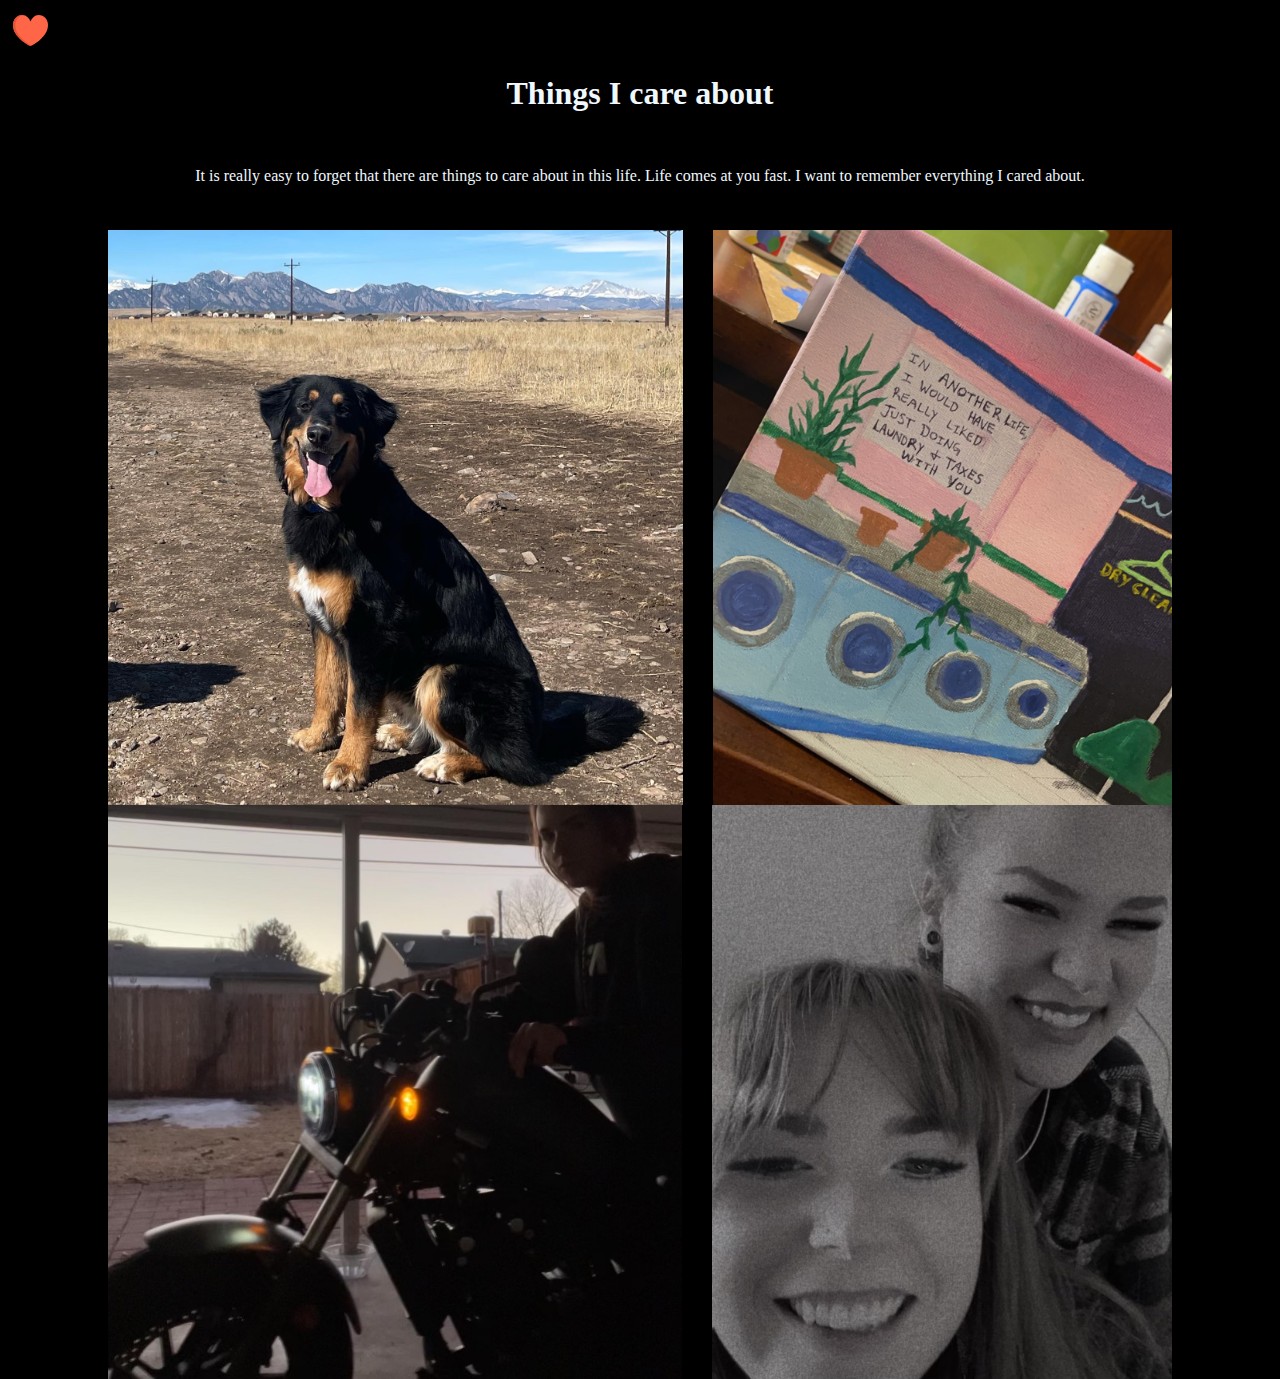
<file: index.html>
<html>
    <head>
        <link rel="stylesheet" href="main.css">
    </head>
    <header>
        <a href="index.html"><img class="menu" src="heart.svg" alt="logo"></a>
         <!-- <nav>
             <ul class="nav_links">
                 <li><a href="hazel.html">My dog: Hazel</a></li>
                 <li><a href="art.html">Art</a></li>
                 <li><a href="aboutme.html">About Me</a></li>
             </ul>
         </nav> -->
     </header>
    <body style="background-color: black;">
        <h1 class="text">Things I care about</h1>
        <br>
        <p class="text">It is really easy to forget that there are things to care about in this life. Life comes at you fast. I want to remember everything I cared about.
        </p>
            <div class="container">
                <a href="hazel.html">
                    <img src="hazel.jpg" alt="Dog" class="imgMain">
                </a>
                <a href="art.html">
                    <img src="painting.jpg" alt="Dog" class="imgMain">
                </a>
                <a href="motorcycle.html">
                    <img src="motorcycle.jpg" alt="Dog" class="imgMain">
                </a>
                <a href="friendship.html">
                    <img src="jonnah.jpg" alt="Dog" class="imgMain">
                </a>
            </div>
    </body>
</html>
</file>
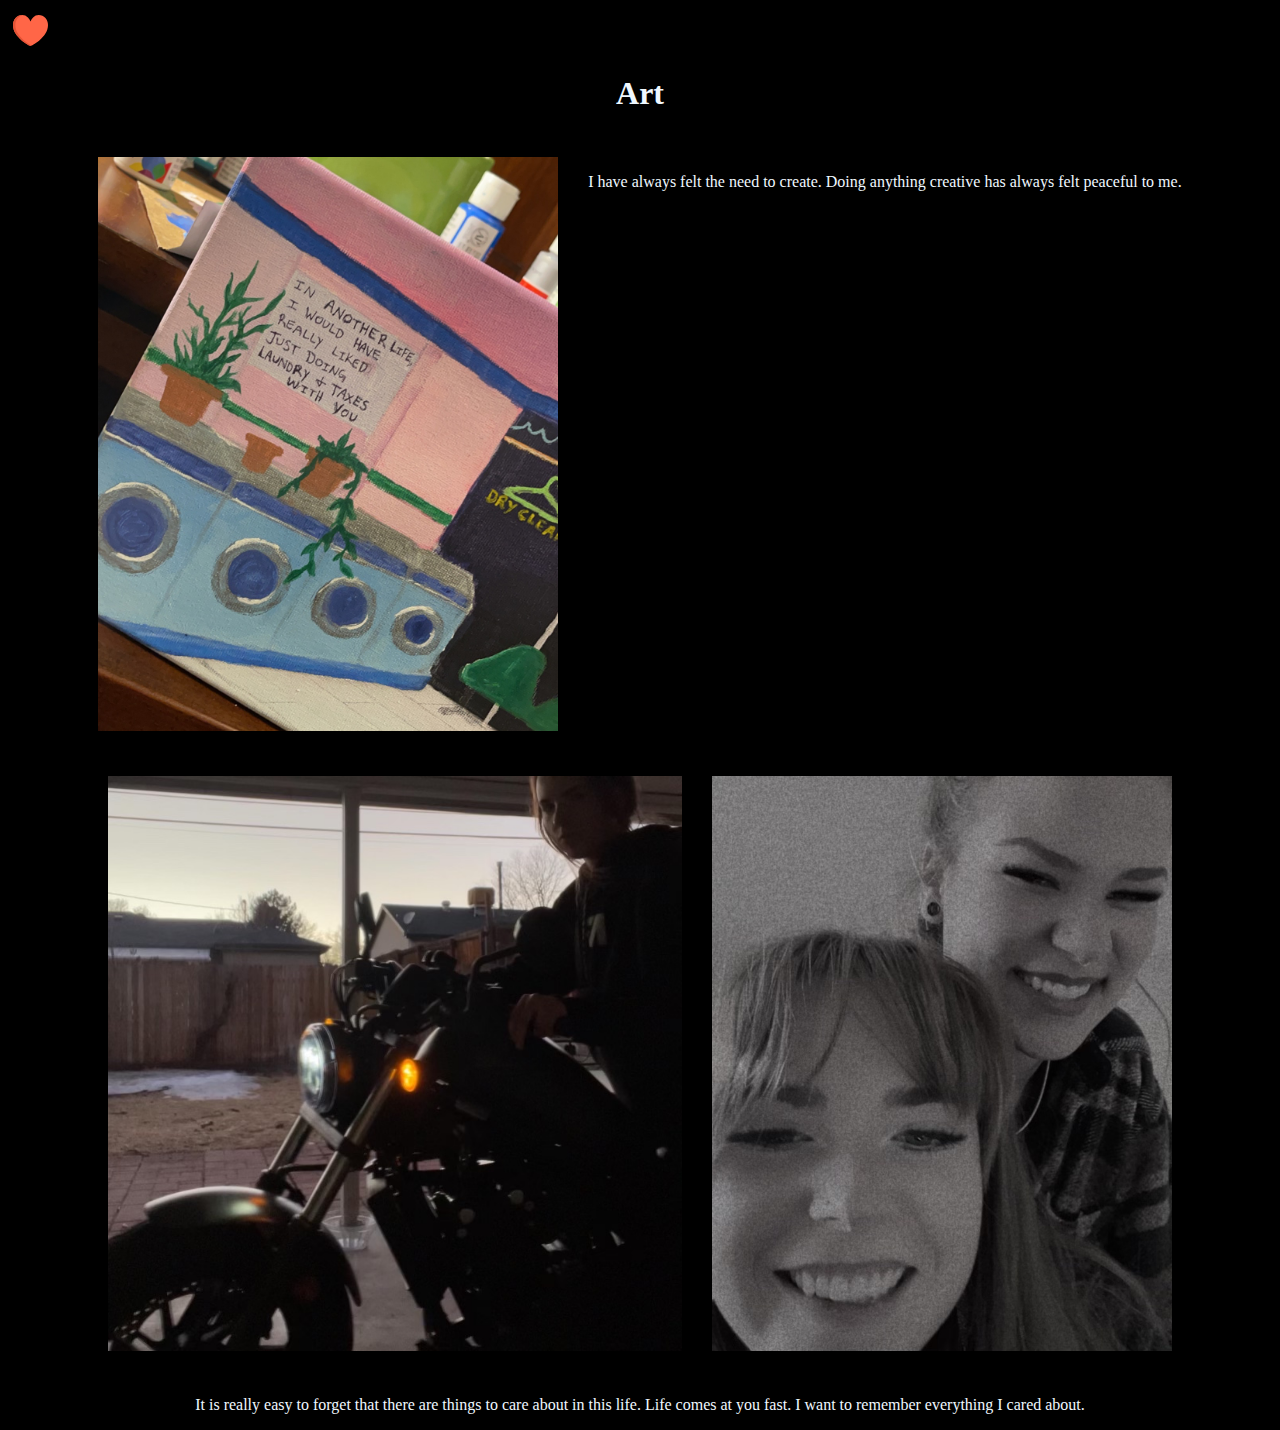
<file: art.html>
<html>
    <head>
        <link rel="stylesheet" href="main.css">
    </head>
    <header>
        <a href="index.html"><img class="menu" src="heart.svg" alt="logo"></a>
         <!-- <nav>
             <ul class="nav_links">
                 <li><a href="hazel.html">My dog: Hazel</a></li>
                 <li><a href="art.html">Art</a></li>
                 <li><a href="aboutme.html">About Me</a></li>
             </ul>
         </nav> -->
     </header>
    <body style="background-color: black;">
        <h1 class="text">Art</h1>
            <div class="container">
                <a href="art.html">
                    <img src="painting.jpg" alt="Painting" class="imgMain">
                </a>
                <p class="text">I have always felt the need to create. Doing anything creative has always felt peaceful to me.</p>
            </div>
            <div class="container">
                <img src="motorcycle.jpg" alt="Dog" class="imgMain">
                <img src="jonnah.jpg" alt="Dog" class="imgMain">
            </div>
            <p class="text">It is really easy to forget that there are things to care about in this life. Life comes at you fast. I want to remember everything I cared about.
            </p>
    </body>
</html>
</file>
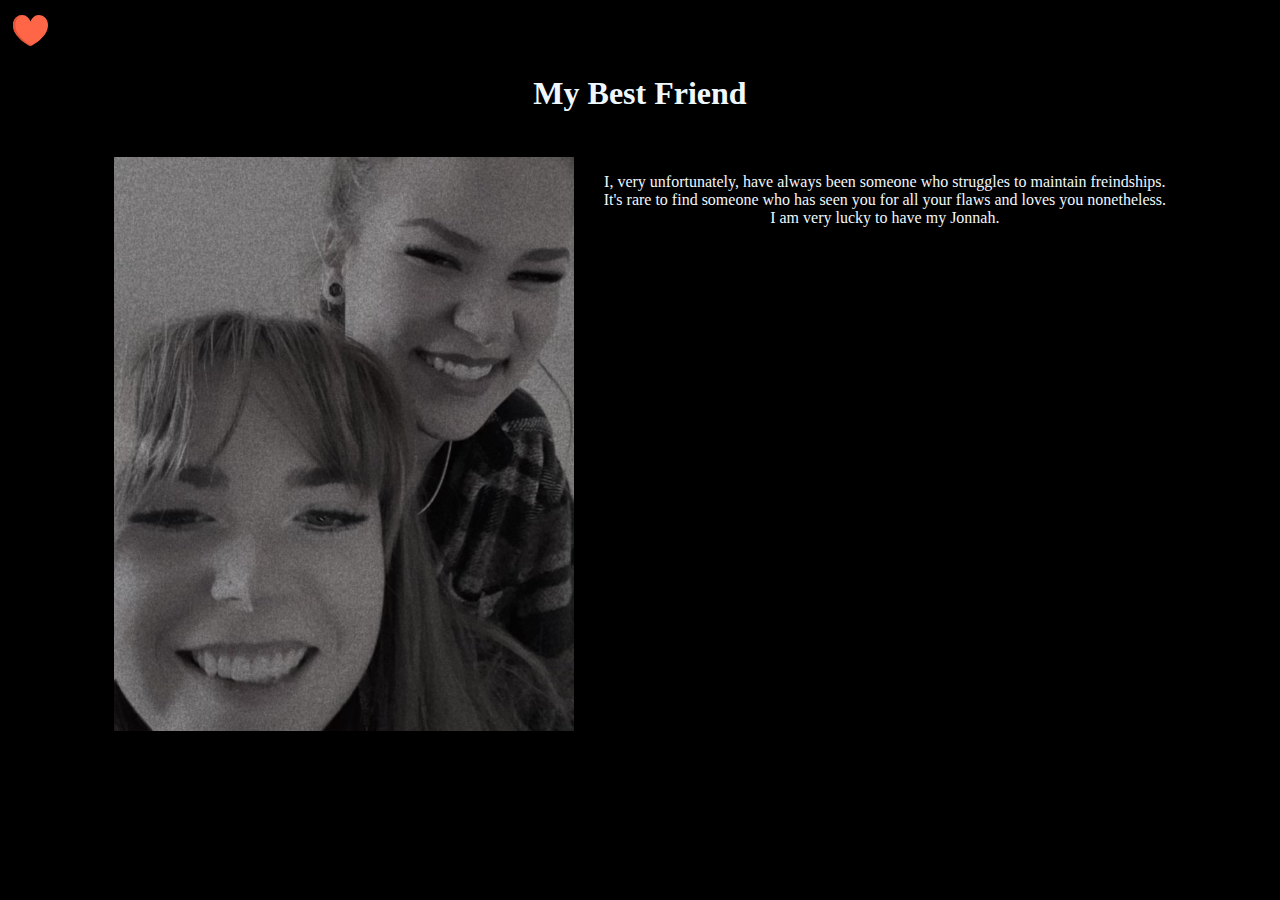
<file: friendship.html>
<html>
    <head>
        <link rel="stylesheet" href="main.css">
    </head>
    <header>
        <a href="index.html"><img class="menu" src="heart.svg" alt="logo"></a>
         <!-- <nav>
             <ul class="nav_links">
                 <li><a href="hazel.html">My dog: Hazel</a></li>
                 <li><a href="art.html">Art</a></li>
                 <li><a href="aboutme.html">About Me</a></li>
             </ul>
         </nav> -->
     </header>
    <body style="background-color: black;">
        <h1 class="text">My Best Friend</h1>
            <div class="container">
                <a href="art.html">
                    <img src="jonnah.jpg" alt="Jonnah" class="imgMain">
                </a>
                <p class="text">I, very unfortunately, have always been someone who struggles to maintain freindships.
                    <br>
                    It's rare to find someone who has seen you for all your flaws and loves you nonetheless.
                    <br>
                    I am very lucky to have my Jonnah.
                </p>
            </div>
    </body>
</html>
</file>
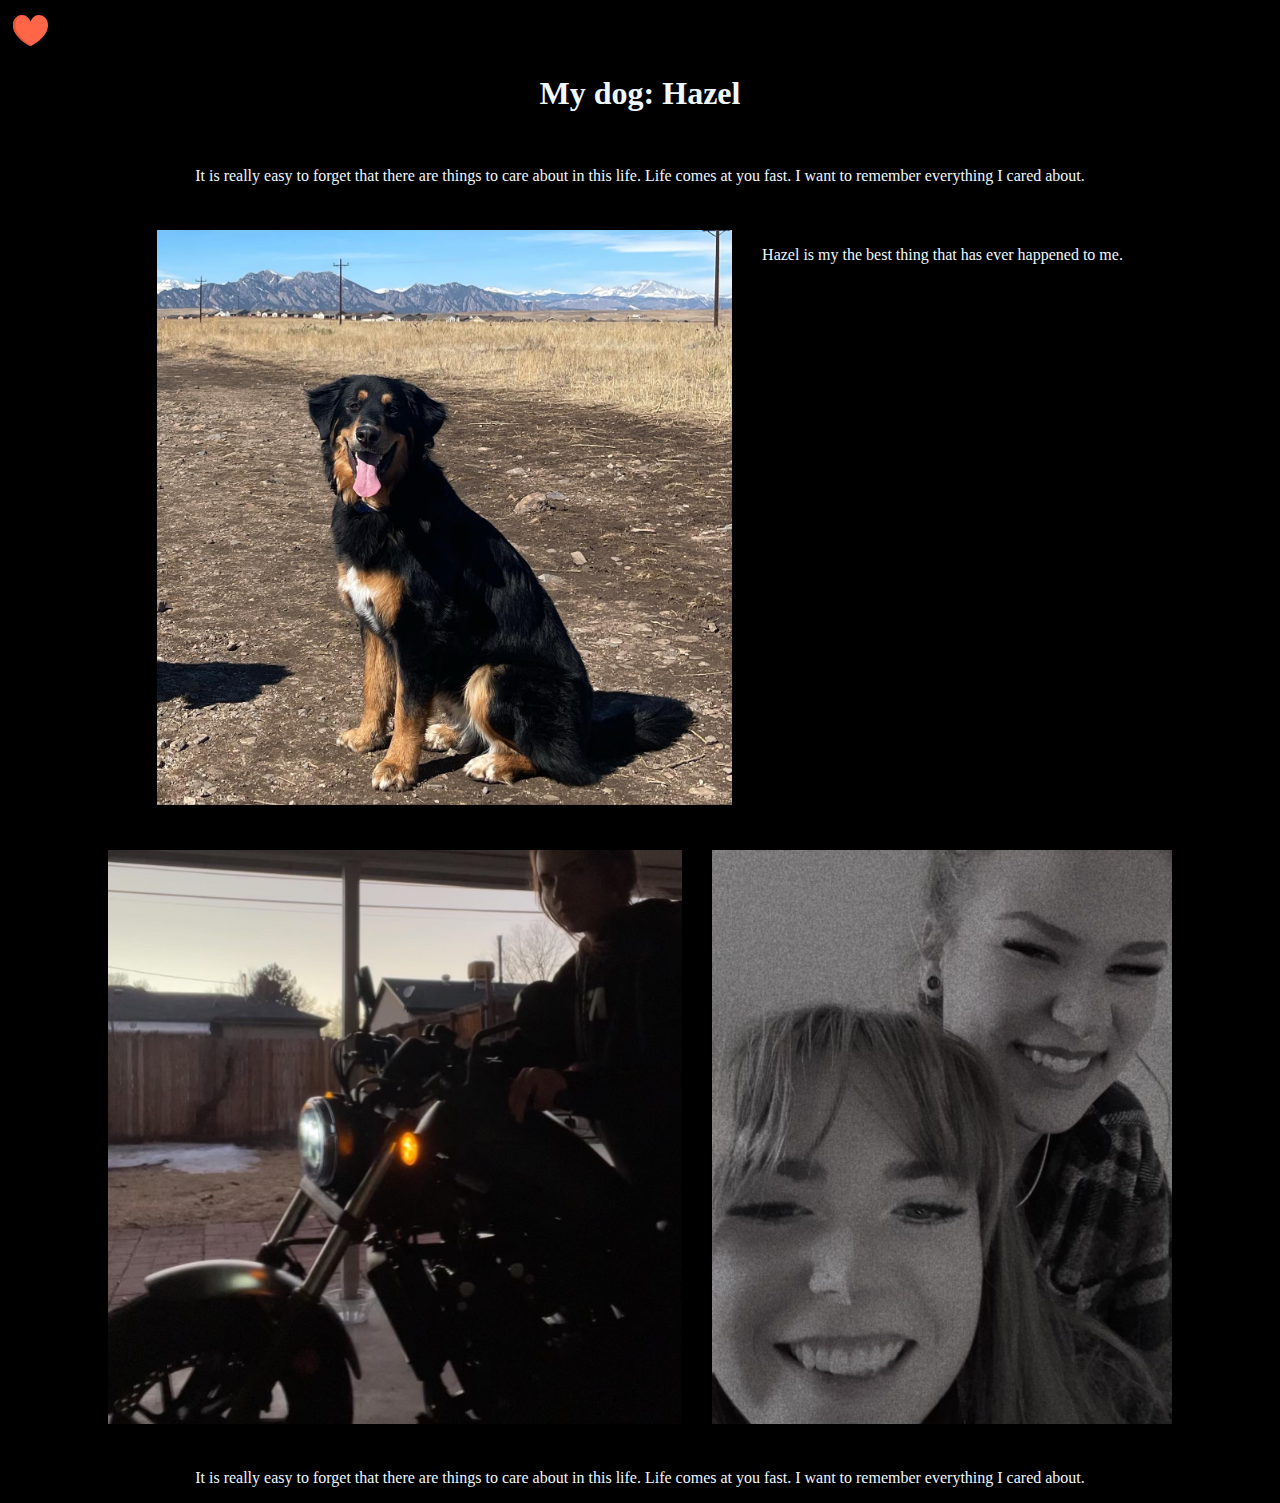
<file: hazel.html>
<html>
    <head>
        <link rel="stylesheet" href="main.css">
    </head>
    <header>
        <a href="index.html"><img class="menu" src="heart.svg" alt="logo"></a>
         <!-- <nav>
             <ul class="nav_links">
                 <li><a href="hazel.html">My dog: Hazel</a></li>
                 <li><a href="art.html">Art</a></li>
                 <li><a href="aboutme.html">About Me</a></li>
             </ul>
         </nav> -->
     </header>
    <body style="background-color: black;">
        <h1 class="text">My dog: Hazel</h1>
        <br>
        <p class="text">It is really easy to forget that there are things to care about in this life. Life comes at you fast. I want to remember everything I cared about.
        </p>
            <div class="container">
                <a href="hazel.html">
                    <img src="hazel.jpg" alt="Dog" class="imgMain">
                </a>
                <p class="text">Hazel is my the best thing that has ever happened to me.</p>
            </div>
            <div class="container">
                <img src="motorcycle.jpg" alt="Dog" class="imgMain">
                <img src="jonnah.jpg" alt="Dog" class="imgMain">
            </div>
            <p class="text">It is really easy to forget that there are things to care about in this life. Life comes at you fast. I want to remember everything I cared about.
            </p>
    </body>
</html>
</file>
<file: main.css>
.text {
    text-align: center;
    color: aliceblue;
}

.menu {
    height: 4%;
    width: auto;
    margin: 5px;
}

.container {
    text-align: center;
    display: flex;
    flex-direction: row;
    column-gap: 30px;
    height: 65%;
    margin: 45px;
    justify-content: center;
    flex-wrap: wrap;
}

@media (max-width: 800px) {
    .container {
      flex-direction: column;
      height: 40%;
    }
  }

.imgMain {
    height: 100%;
    width: auto;
    text-align: center;
}

.imgMain:hover {
    transform: scale(1.03);
}
</file>
